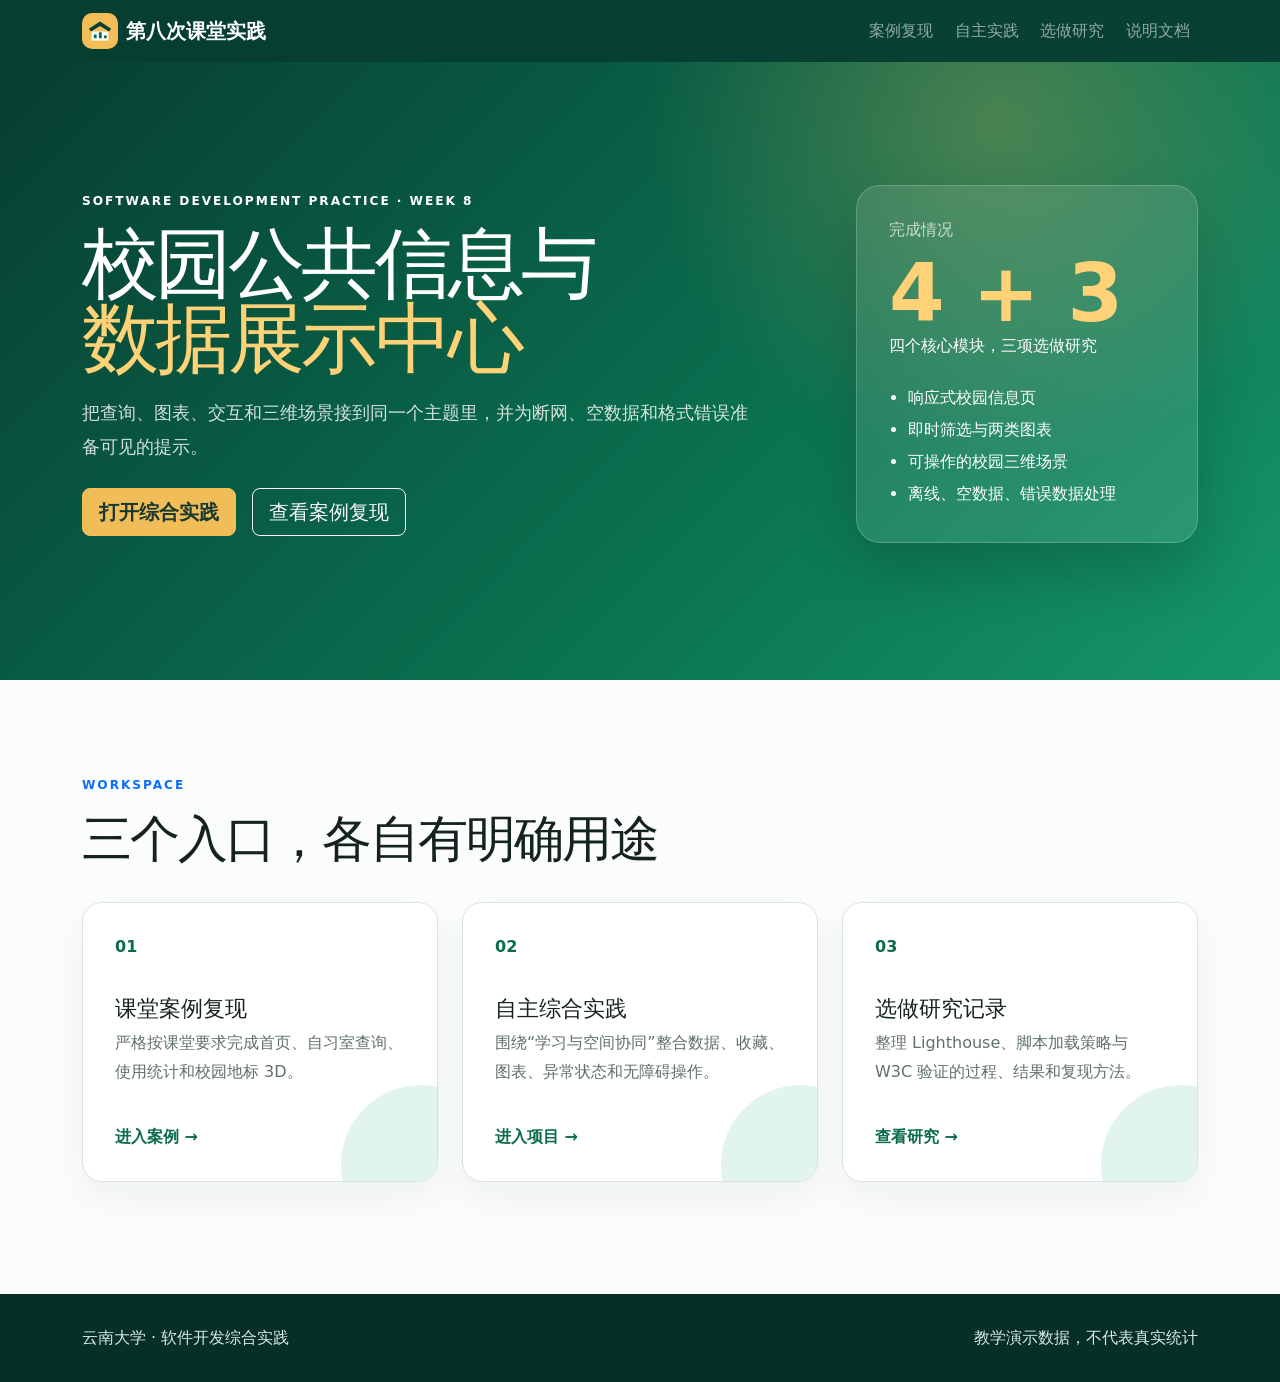
<file: index.html>
<!doctype html>
<html lang="zh-CN">
<head>
  <meta charset="utf-8">
  <meta name="viewport" content="width=device-width, initial-scale=1">
  <meta name="description" content="软件开发综合实践第八次作业入口">
  <title>第八次课堂实践 · 作业入口</title>
  <link rel="icon" href="assets-logo.svg" type="image/svg+xml">
  <link rel="stylesheet" href="libs/bootstrap-5.3.8.min.css">
  <link rel="stylesheet" href="style.css">
</head>
<body>
  <a class="skip-link" href="#main">跳到主要内容</a>
  <nav class="navbar navbar-expand-lg navbar-dark fixed-top" aria-label="主导航">
    <div class="container">
      <a class="navbar-brand d-flex align-items-center gap-2" href="index.html">
        <img src="assets-logo.svg" width="36" height="36" alt="云大校园中心图标">
        <span>第八次课堂实践</span>
      </a>
      <button class="navbar-toggler" type="button" data-bs-toggle="collapse" data-bs-target="#mainNav" aria-controls="mainNav" aria-expanded="false" aria-label="展开导航">
        <span class="navbar-toggler-icon"></span>
      </button>
      <div class="collapse navbar-collapse" id="mainNav">
        <ul class="navbar-nav ms-auto">
          <li class="nav-item"><a class="nav-link" href="case/index.html">案例复现</a></li>
          <li class="nav-item"><a class="nav-link" href="integration/index.html">自主实践</a></li>
          <li class="nav-item"><a class="nav-link" href="research/index.html">选做研究</a></li>
          <li class="nav-item"><a class="nav-link" href="README.md">说明文档</a></li>
        </ul>
      </div>
    </div>
  </nav>

  <main id="main">
    <section class="hero">
      <div class="container hero-grid">
        <div>
          <p class="eyebrow">SOFTWARE DEVELOPMENT PRACTICE · WEEK 8</p>
          <h1>校园公共信息与<br><span>数据展示中心</span></h1>
          <p class="lead">把查询、图表、交互和三维场景接到同一个主题里，并为断网、空数据和格式错误准备可见的提示。</p>
          <div class="d-flex flex-wrap gap-3 mt-4">
            <a class="btn btn-primary btn-lg" href="integration/index.html">打开综合实践</a>
            <a class="btn btn-outline-light btn-lg" href="case/index.html">查看案例复现</a>
          </div>
        </div>
        <div class="hero-card" role="group" aria-label="本次任务概览">
          <p class="card-kicker">完成情况</p>
          <strong>4 + 3</strong>
          <p>四个核心模块，三项选做研究</p>
          <ul>
            <li>响应式校园信息页</li>
            <li>即时筛选与两类图表</li>
            <li>可操作的校园三维场景</li>
            <li>离线、空数据、错误数据处理</li>
          </ul>
        </div>
      </div>
    </section>

    <section class="container section-space" aria-labelledby="work-title">
      <div class="section-heading">
        <p class="eyebrow text-primary">WORKSPACE</p>
        <h2 id="work-title">三个入口，各自有明确用途</h2>
      </div>
      <div class="row g-4">
        <div class="col-md-4">
          <article class="work-card h-100">
            <span class="number">01</span>
            <h3>课堂案例复现</h3>
            <p>严格按课堂要求完成首页、自习室查询、使用统计和校园地标 3D。</p>
            <a href="case/index.html">进入案例 <span aria-hidden="true">→</span></a>
          </article>
        </div>
        <div class="col-md-4">
          <article class="work-card h-100">
            <span class="number">02</span>
            <h3>自主综合实践</h3>
            <p>围绕“学习与空间协同”整合数据、收藏、图表、异常状态和无障碍操作。</p>
            <a href="integration/index.html">进入项目 <span aria-hidden="true">→</span></a>
          </article>
        </div>
        <div class="col-md-4">
          <article class="work-card h-100">
            <span class="number">03</span>
            <h3>选做研究记录</h3>
            <p>整理 Lighthouse、脚本加载策略与 W3C 验证的过程、结果和复现方法。</p>
            <a href="research/index.html">查看研究 <span aria-hidden="true">→</span></a>
          </article>
        </div>
      </div>
    </section>
  </main>

  <footer>
    <div class="container d-flex flex-wrap justify-content-between gap-2">
      <span>云南大学 · 软件开发综合实践</span>
      <span>教学演示数据，不代表真实统计</span>
    </div>
  </footer>
  <script src="libs/bootstrap-5.3.8.bundle.min.js"></script>
</body>
</html>
</file>
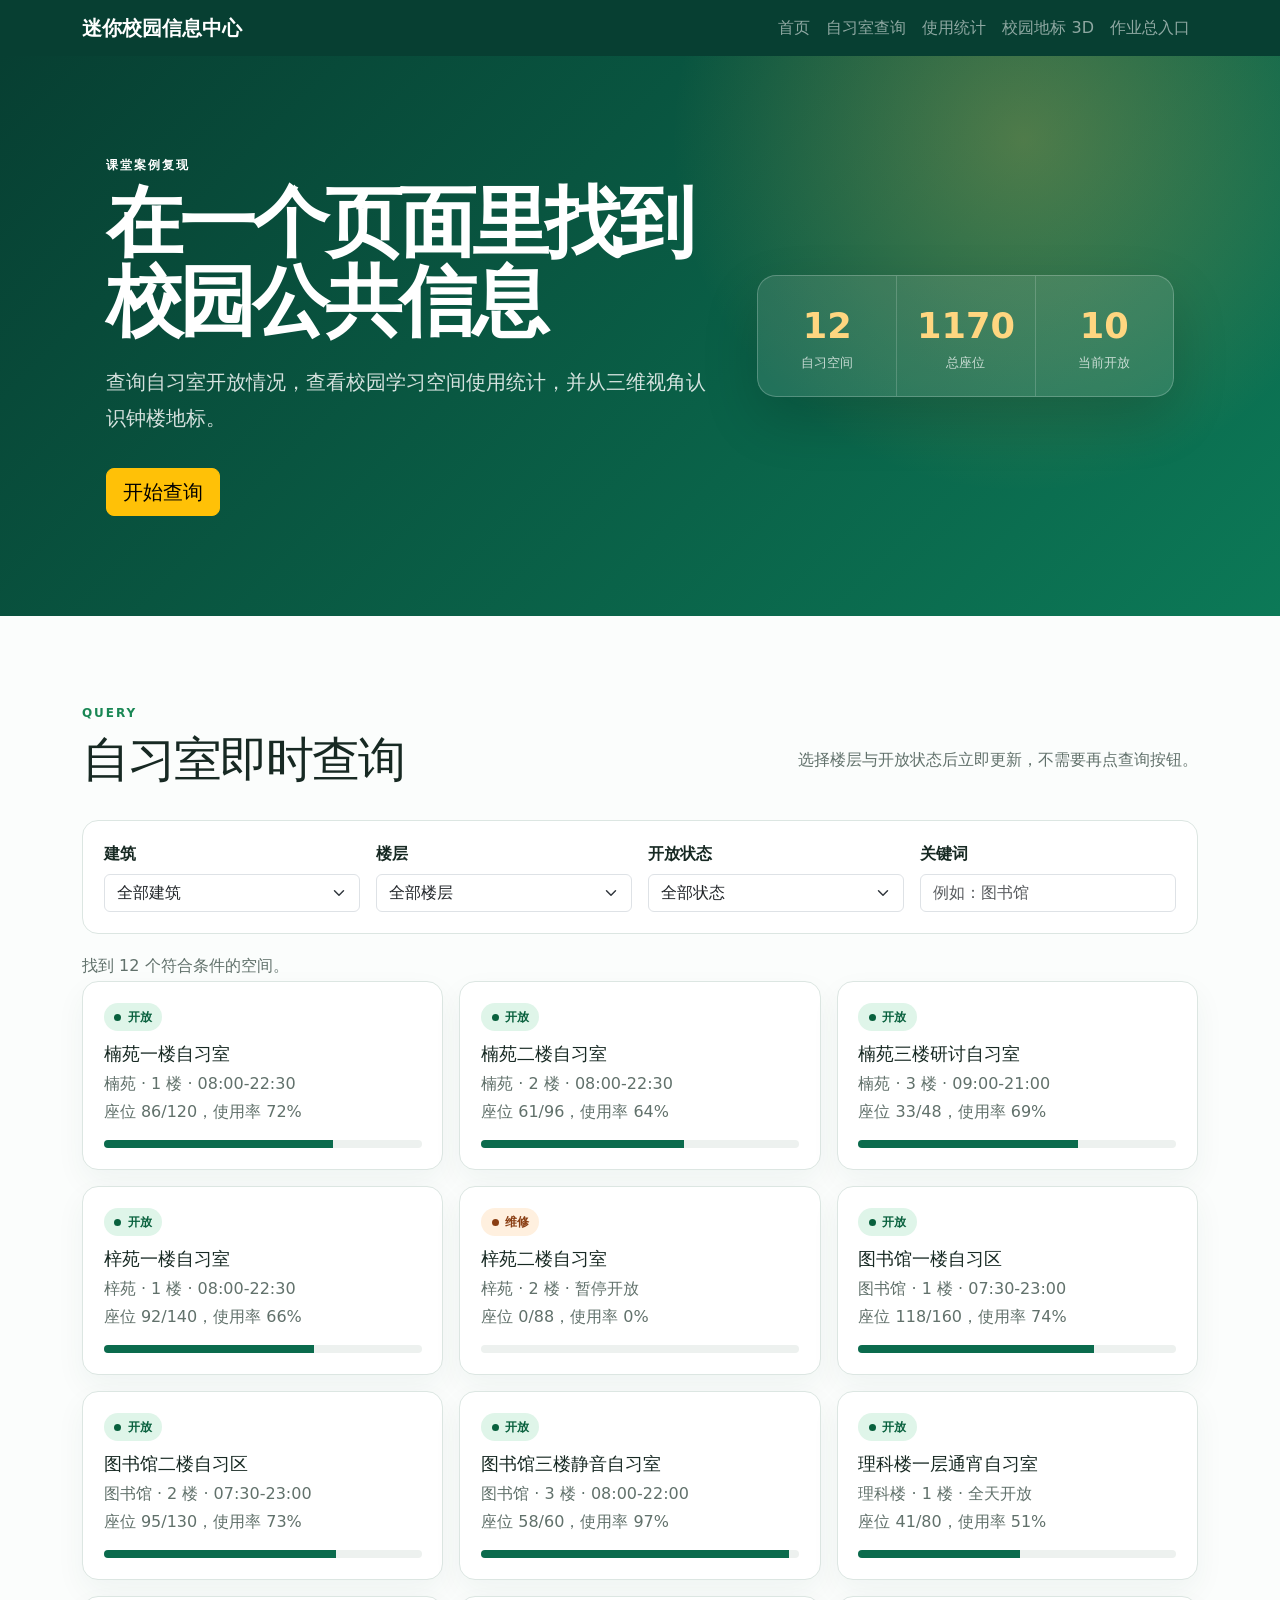
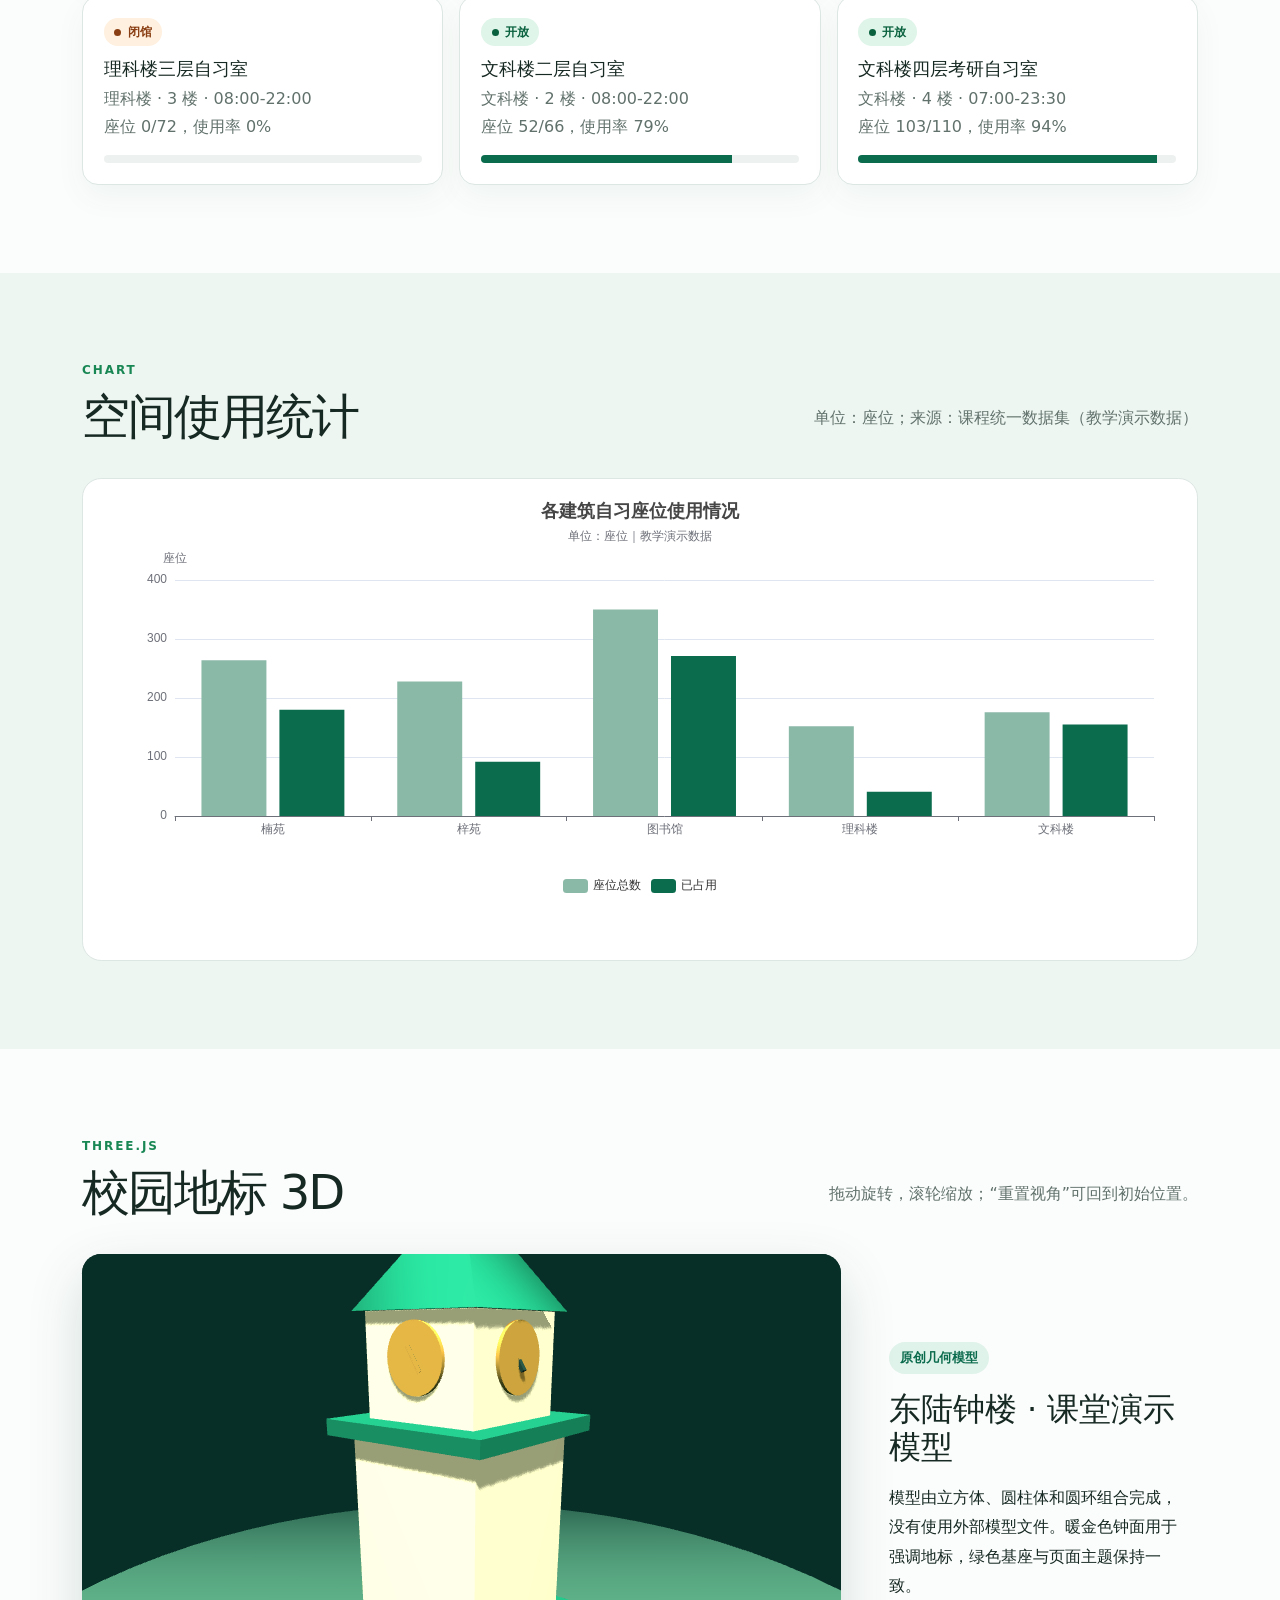
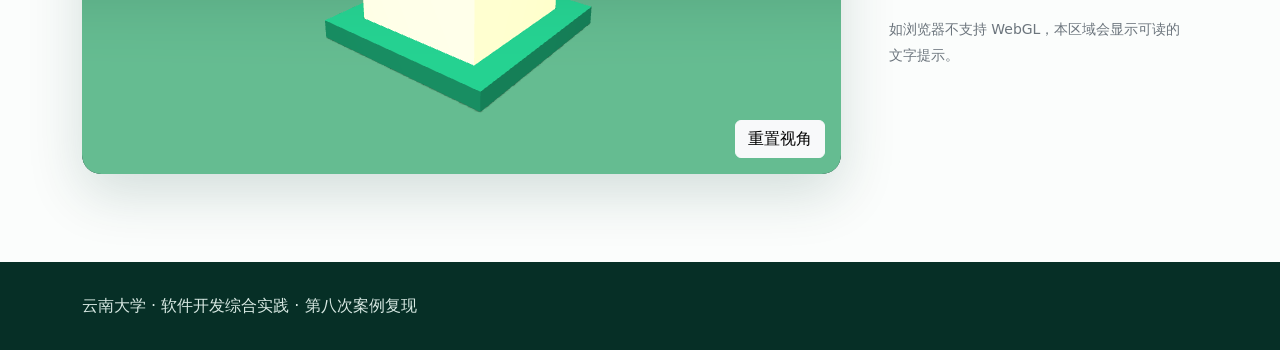
<file: case/index.html>
<!doctype html>
<html lang="zh-CN">
<head>
  <meta charset="utf-8">
  <meta name="viewport" content="width=device-width, initial-scale=1">
  <meta name="description" content="课堂案例复现：迷你版校园公共信息与数据展示中心">
  <title>迷你校园信息中心 · 案例复现</title>
  <link rel="icon" href="../assets-logo.svg" type="image/svg+xml">
  <link rel="stylesheet" href="../libs/bootstrap-5.3.8.min.css">
  <link rel="stylesheet" href="case.css">
</head>
<body>
  <a class="skip-link" href="#main">跳到主要内容</a>
  <nav class="navbar navbar-expand-lg navbar-dark sticky-top" aria-label="案例页面导航">
    <div class="container">
      <a class="navbar-brand" href="#home">迷你校园信息中心</a>
      <button class="navbar-toggler" type="button" data-bs-toggle="collapse" data-bs-target="#caseNav" aria-controls="caseNav" aria-expanded="false" aria-label="展开导航">
        <span class="navbar-toggler-icon"></span>
      </button>
      <div class="collapse navbar-collapse" id="caseNav">
        <ul class="navbar-nav ms-auto">
          <li class="nav-item"><a class="nav-link" href="#home">首页</a></li>
          <li class="nav-item"><a class="nav-link" href="#rooms">自习室查询</a></li>
          <li class="nav-item"><a class="nav-link" href="#stats">使用统计</a></li>
          <li class="nav-item"><a class="nav-link" href="#landmark">校园地标 3D</a></li>
          <li class="nav-item"><a class="nav-link" href="../index.html">作业总入口</a></li>
        </ul>
      </div>
    </div>
  </nav>

  <main id="main">
    <section id="home" class="case-hero">
      <div class="container py-5">
        <div class="row align-items-center g-5">
          <div class="col-lg-7">
            <p class="eyebrow">课堂案例复现</p>
            <h1>在一个页面里找到<br>校园公共信息</h1>
            <p class="lead">查询自习室开放情况，查看校园学习空间使用统计，并从三维视角认识钟楼地标。</p>
            <a class="btn btn-warning btn-lg" href="#rooms">开始查询</a>
          </div>
          <div class="col-lg-5">
            <div class="summary-panel">
              <div><strong id="roomCount">—</strong><span>自习空间</span></div>
              <div><strong id="seatCount">—</strong><span>总座位</span></div>
              <div><strong id="openCount">—</strong><span>当前开放</span></div>
            </div>
          </div>
        </div>
      </div>
    </section>

    <section id="rooms" class="section-space" aria-labelledby="roomsTitle">
      <div class="container">
        <div class="section-title">
          <div><p class="eyebrow text-success">QUERY</p><h2 id="roomsTitle">自习室即时查询</h2></div>
          <p>选择楼层与开放状态后立即更新，不需要再点查询按钮。</p>
        </div>
        <form class="filter-panel" aria-label="自习室筛选条件" onsubmit="return false">
          <div>
            <label class="form-label" for="buildingFilter">建筑</label>
            <select class="form-select" id="buildingFilter"><option value="all">全部建筑</option></select>
          </div>
          <div>
            <label class="form-label" for="floorFilter">楼层</label>
            <select class="form-select" id="floorFilter">
              <option value="all">全部楼层</option>
              <option value="1">1 楼</option><option value="2">2 楼</option>
              <option value="3">3 楼</option><option value="4">4 楼</option>
            </select>
          </div>
          <div>
            <label class="form-label" for="statusFilter">开放状态</label>
            <select class="form-select" id="statusFilter">
              <option value="all">全部状态</option><option value="开放">开放</option>
              <option value="维修">维修</option><option value="闭馆">闭馆</option>
            </select>
          </div>
          <div>
            <label class="form-label" for="keywordFilter">关键词</label>
            <input class="form-control" id="keywordFilter" type="search" placeholder="例如：图书馆" autocomplete="off">
          </div>
        </form>
        <div id="roomMessage" class="status-message" role="status" aria-live="polite">正在读取自习室数据……</div>
        <div id="roomList" class="row g-3" role="region" aria-label="筛选结果"></div>
      </div>
    </section>

    <section id="stats" class="section-space section-tint" aria-labelledby="statsTitle">
      <div class="container">
        <div class="section-title">
          <div><p class="eyebrow text-success">CHART</p><h2 id="statsTitle">空间使用统计</h2></div>
          <p>单位：座位；来源：课程统一数据集（教学演示数据）</p>
        </div>
        <div class="chart-shell">
          <div id="usageChart" class="chart" role="img" aria-label="各建筑自习座位总数与已占用座位数柱状图"></div>
          <p id="chartFallback" class="status-message" role="status"></p>
        </div>
      </div>
    </section>

    <section id="landmark" class="section-space" aria-labelledby="landmarkTitle">
      <div class="container">
        <div class="section-title">
          <div><p class="eyebrow text-success">THREE.JS</p><h2 id="landmarkTitle">校园地标 3D</h2></div>
          <p>拖动旋转，滚轮缩放；“重置视角”可回到初始位置。</p>
        </div>
        <div class="landmark-grid">
          <div class="scene-shell">
            <div id="threeScene" tabindex="0" role="img" aria-label="由几何体组成的校园钟楼三维模型"></div>
            <button id="resetView" class="btn btn-light scene-button" type="button">重置视角</button>
          </div>
          <aside class="landmark-copy">
            <span class="tag">原创几何模型</span>
            <h3>东陆钟楼 · 课堂演示模型</h3>
            <p>模型由立方体、圆柱体和圆环组合完成，没有使用外部模型文件。暖金色钟面用于强调地标，绿色基座与页面主题保持一致。</p>
            <p class="small text-secondary">如浏览器不支持 WebGL，本区域会显示可读的文字提示。</p>
          </aside>
        </div>
      </div>
    </section>
  </main>

  <footer><div class="container">云南大学 · 软件开发综合实践 · 第八次案例复现</div></footer>
  <script src="../libs/bootstrap-5.3.8.bundle.min.js"></script>
  <script src="../libs/echarts-5.6.0.min.js"></script>
  <script src="../libs/three-0.128.0.min.js"></script>
  <script src="../libs/OrbitControls-0.128.0.js"></script>
  <script src="case.js"></script>
</body>
</html>
</file>
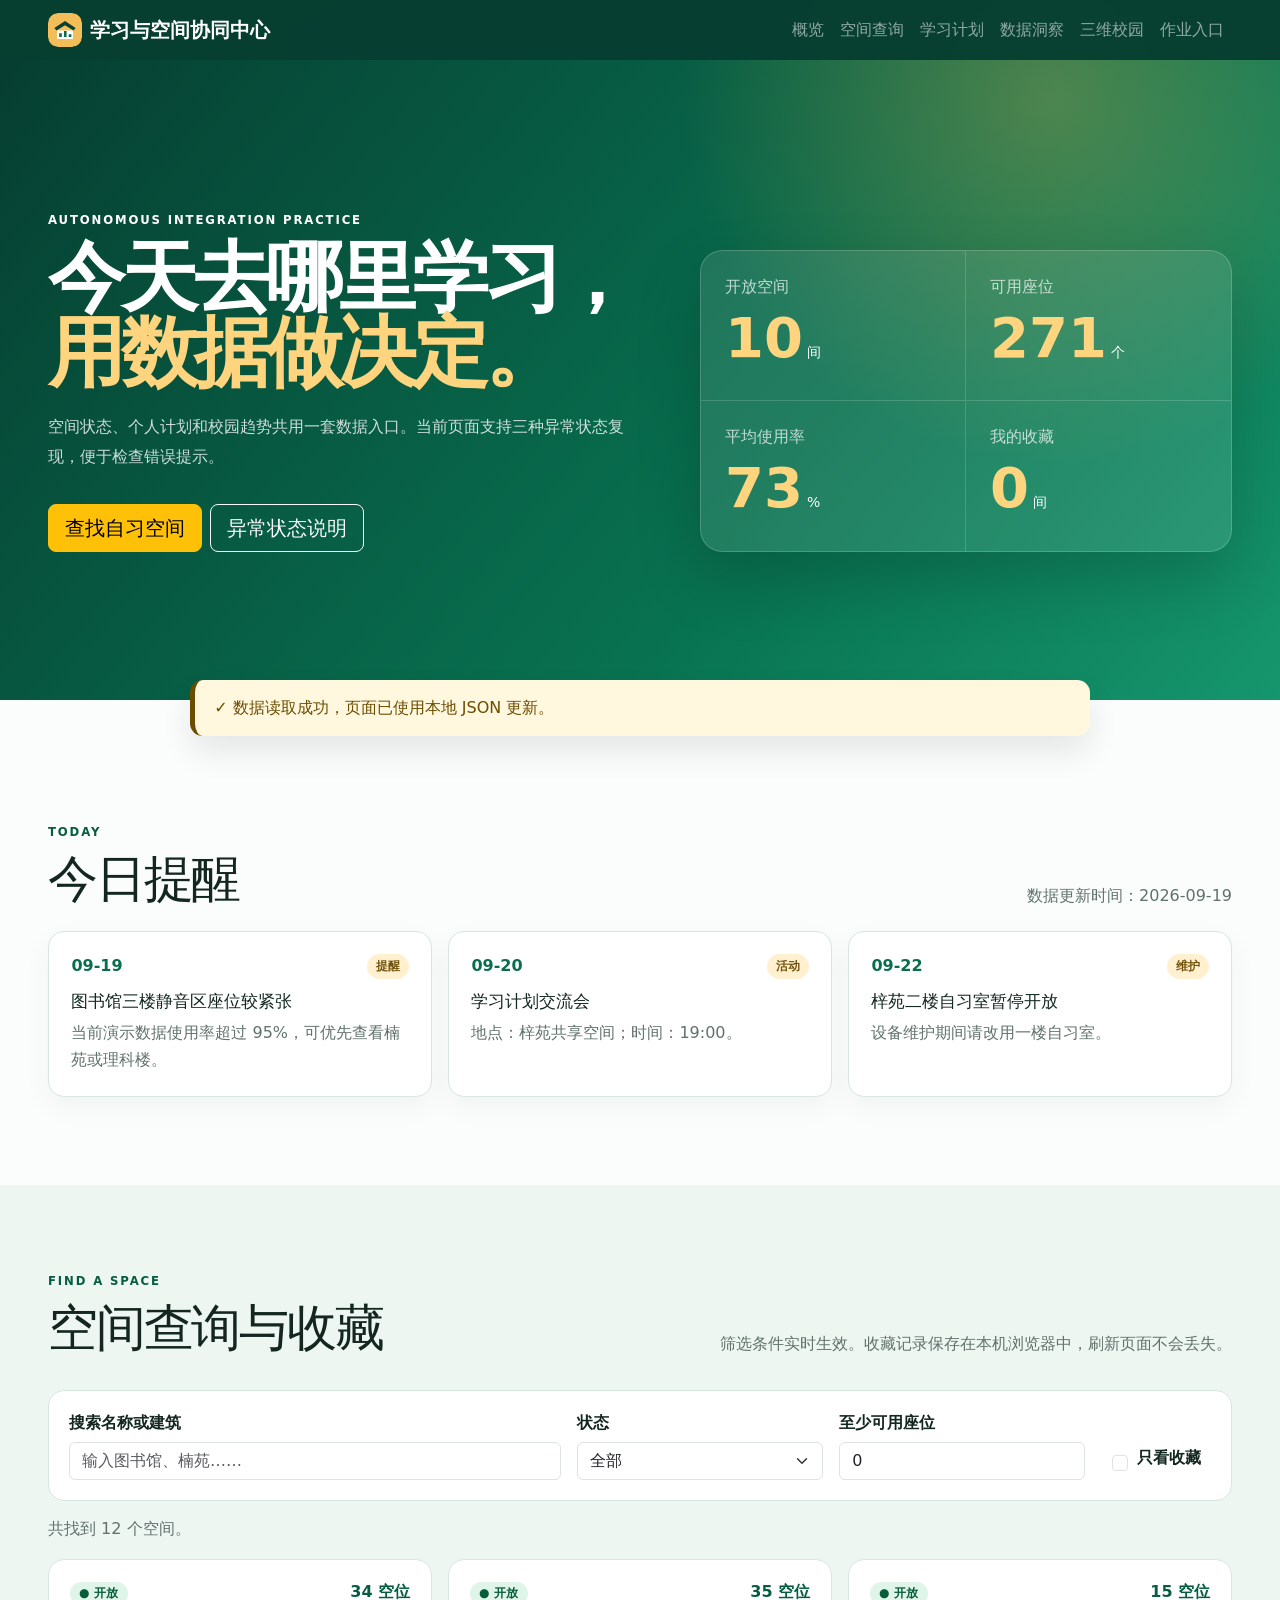
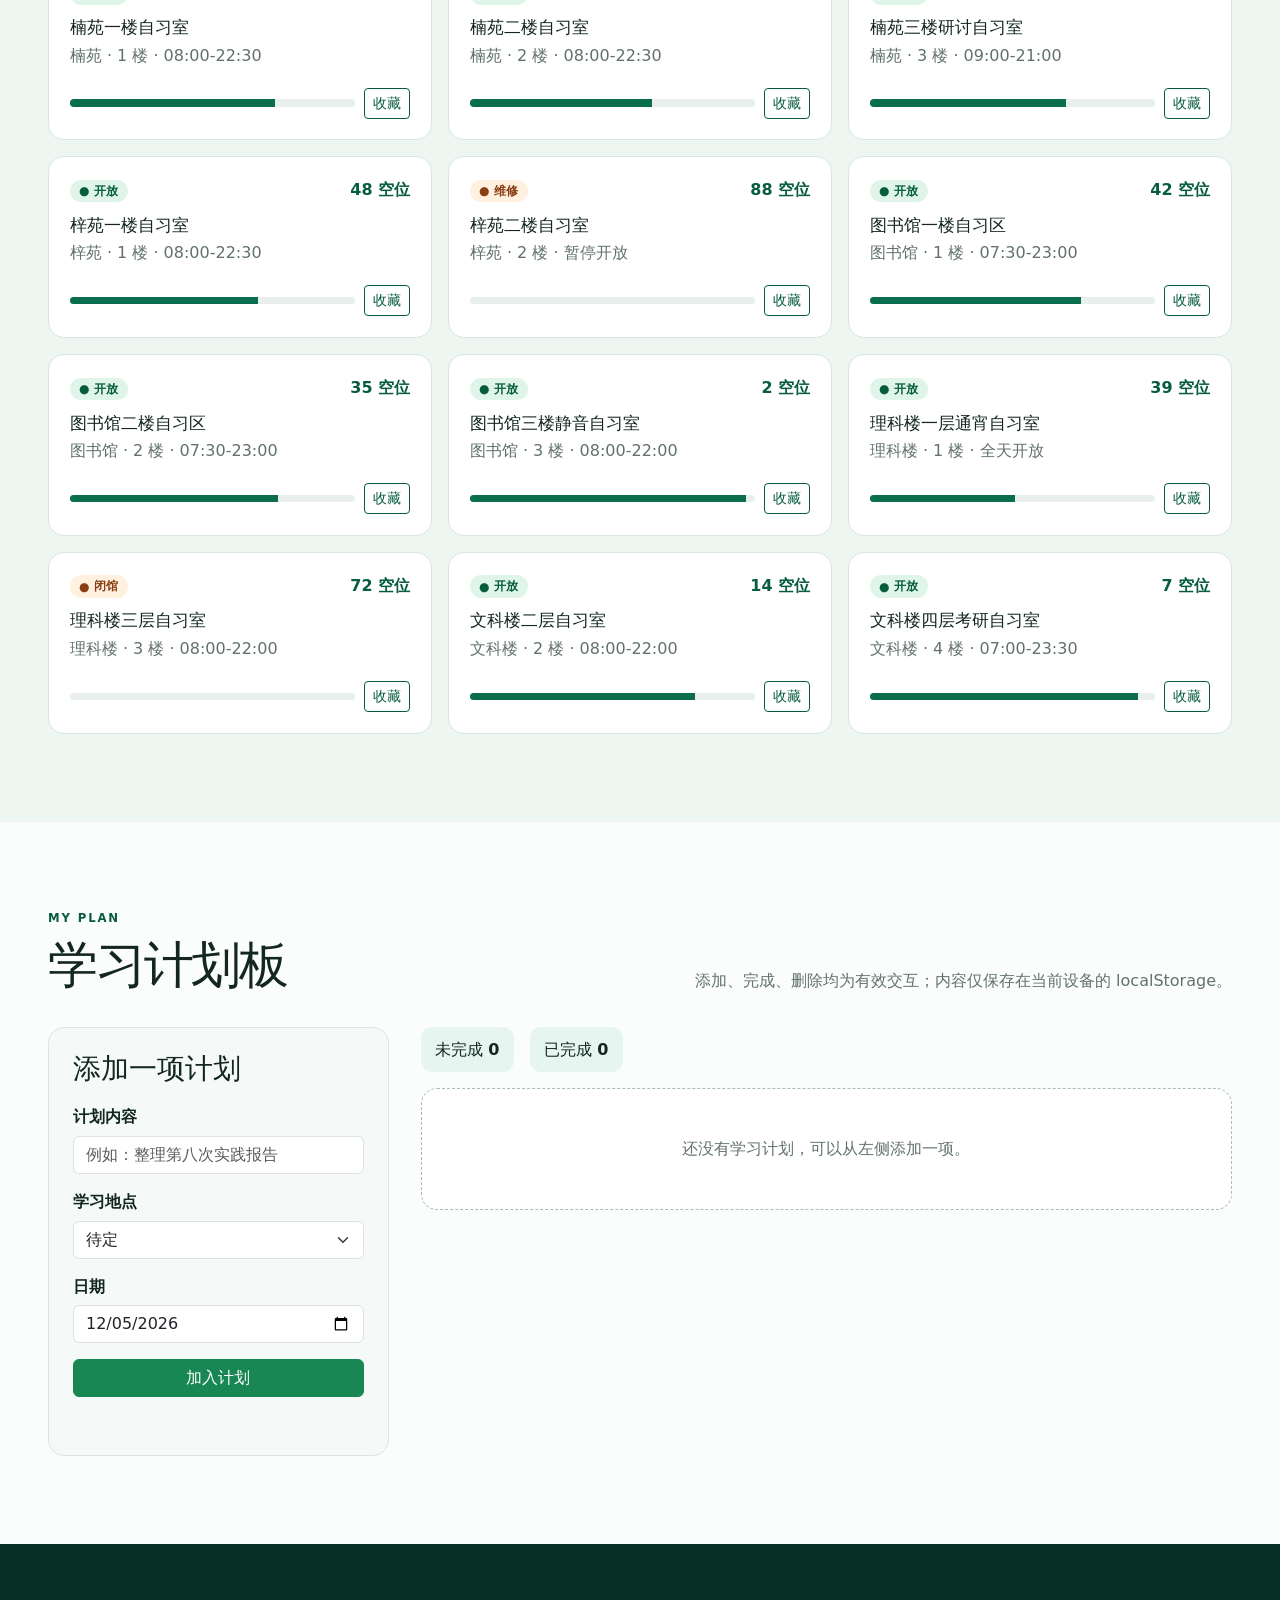
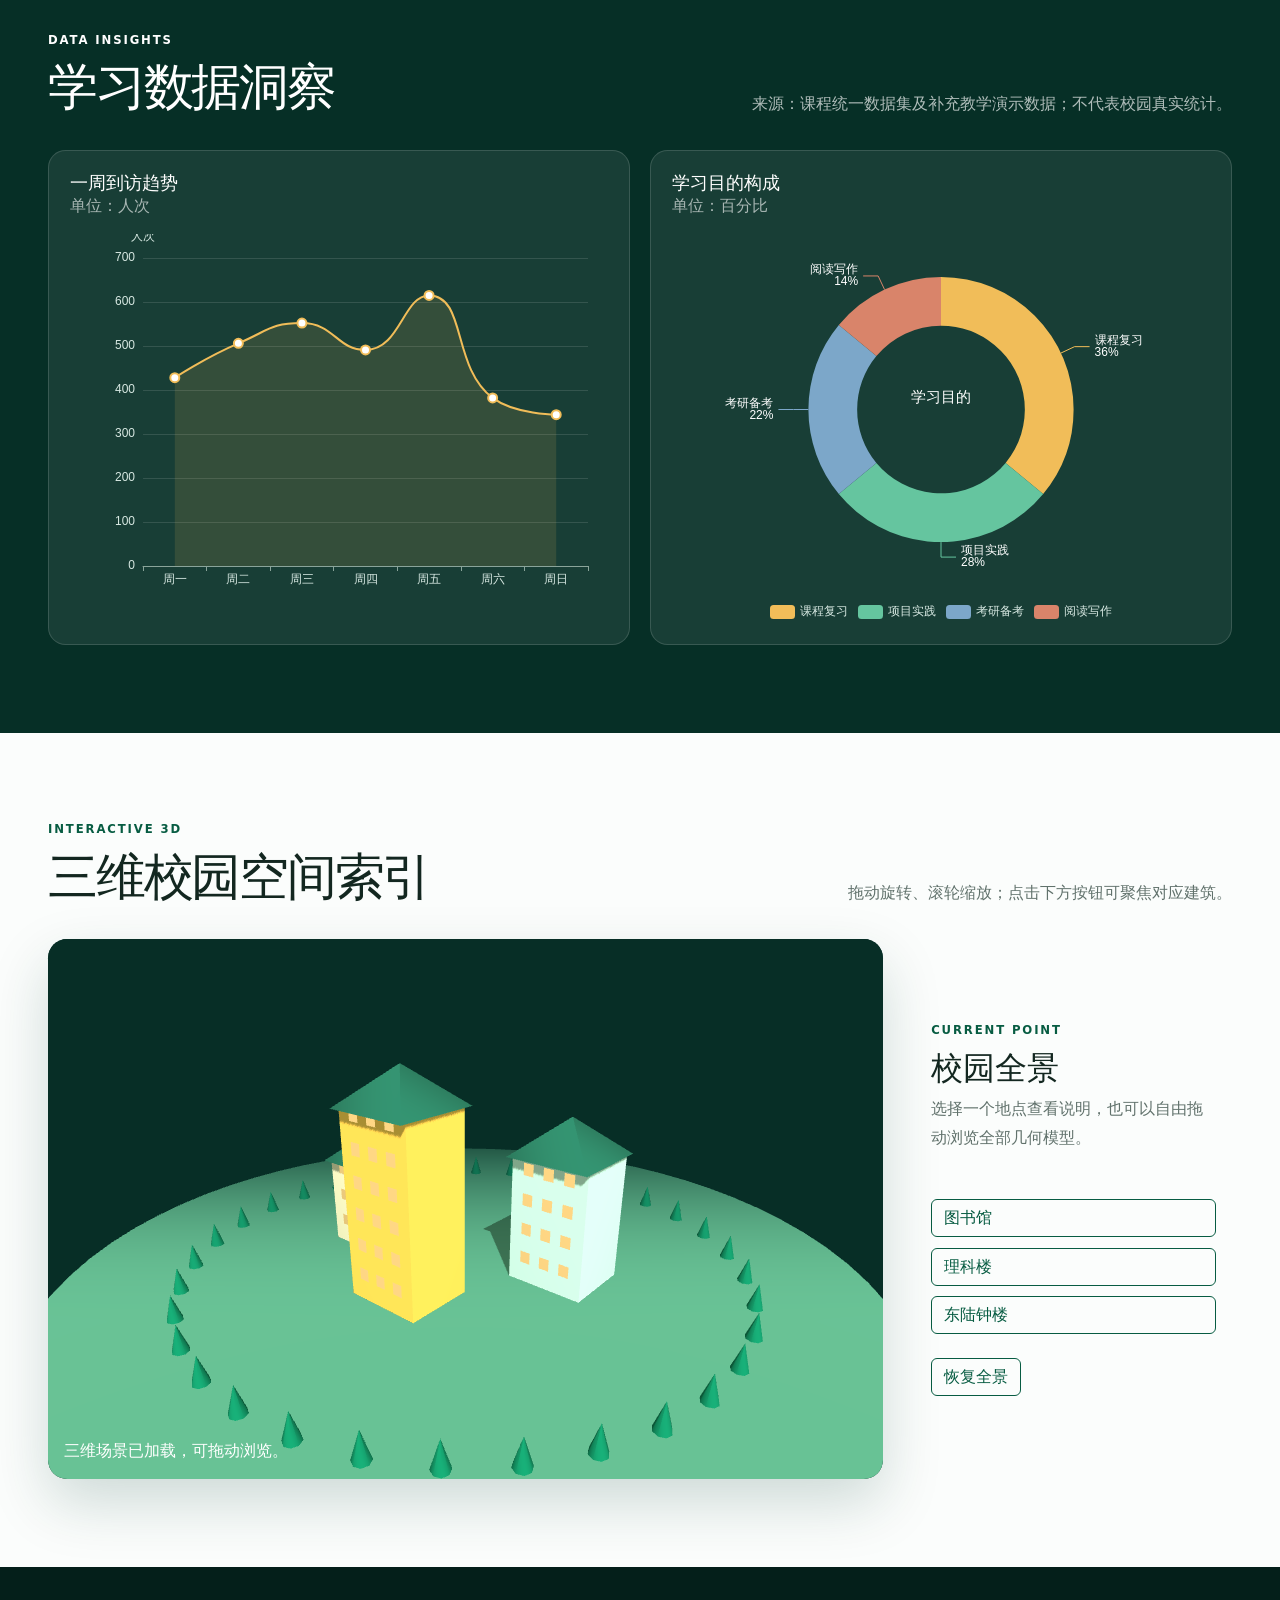
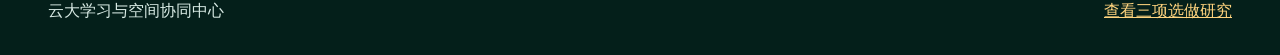
<file: integration/index.html>
<!doctype html>
<html lang="zh-CN">
<head>
  <meta charset="utf-8">
  <meta name="viewport" content="width=device-width, initial-scale=1">
  <meta name="description" content="自主综合实践：云大学习与空间协同中心">
  <title>云大学习与空间协同中心</title>
  <link rel="icon" href="../assets-logo.svg" type="image/svg+xml">
  <link rel="stylesheet" href="../libs/bootstrap-5.3.8.min.css">
  <link rel="stylesheet" href="integration.css">
</head>
<body>
  <a class="skip-link" href="#main">跳到主要内容</a>
  <nav class="navbar navbar-expand-xl navbar-dark fixed-top" aria-label="自主实践主导航">
    <div class="container-fluid px-lg-5">
      <a class="navbar-brand d-flex align-items-center gap-2" href="#overview">
        <img src="../assets-logo.svg" width="34" height="34" alt="云大校园中心图标">
        <span>学习与空间协同中心</span>
      </a>
      <button class="navbar-toggler" type="button" data-bs-toggle="collapse" data-bs-target="#integrationNav" aria-controls="integrationNav" aria-expanded="false" aria-label="展开导航">
        <span class="navbar-toggler-icon"></span>
      </button>
      <div class="collapse navbar-collapse" id="integrationNav">
        <ul class="navbar-nav ms-auto">
          <li class="nav-item"><a class="nav-link" href="#overview">概览</a></li>
          <li class="nav-item"><a class="nav-link" href="#spaces">空间查询</a></li>
          <li class="nav-item"><a class="nav-link" href="#plan">学习计划</a></li>
          <li class="nav-item"><a class="nav-link" href="#insights">数据洞察</a></li>
          <li class="nav-item"><a class="nav-link" href="#campus3d">三维校园</a></li>
          <li class="nav-item"><a class="nav-link" href="../index.html">作业入口</a></li>
        </ul>
      </div>
    </div>
  </nav>

  <main id="main">
    <section id="overview" class="dashboard-hero">
      <div class="container-fluid px-lg-5">
        <div class="hero-copy">
          <p class="eyebrow">AUTONOMOUS INTEGRATION PRACTICE</p>
          <h1>今天去哪里学习，<br><span>用数据做决定。</span></h1>
          <p>空间状态、个人计划和校园趋势共用一套数据入口。当前页面支持三种异常状态复现，便于检查错误提示。</p>
          <div class="d-flex flex-wrap gap-2">
            <a href="#spaces" class="btn btn-warning btn-lg">查找自习空间</a>
            <button id="showStateHelp" class="btn btn-outline-light btn-lg" type="button">异常状态说明</button>
          </div>
        </div>
        <div class="metric-grid" role="group" aria-label="校园空间数据概览">
          <div><span>开放空间</span><strong id="metricOpen">—</strong><small>间</small></div>
          <div><span>可用座位</span><strong id="metricAvailable">—</strong><small>个</small></div>
          <div><span>平均使用率</span><strong id="metricRate">—</strong><small>%</small></div>
          <div><span>我的收藏</span><strong id="metricSaved">0</strong><small>间</small></div>
        </div>
      </div>
    </section>

    <div id="globalAlert" class="container-fluid px-lg-5 alert-wrap" role="status" aria-live="polite"></div>

    <section class="content-section" aria-labelledby="noticeTitle">
      <div class="container-fluid px-lg-5">
        <div class="section-heading compact">
          <div><p class="eyebrow text-success">TODAY</p><h2 id="noticeTitle">今日提醒</h2></div>
          <p id="lastUpdated">数据更新时间：—</p>
        </div>
        <div id="noticeList" class="notice-grid"></div>
      </div>
    </section>

    <section id="spaces" class="content-section section-soft" aria-labelledby="spaceTitle">
      <div class="container-fluid px-lg-5">
        <div class="section-heading">
          <div><p class="eyebrow text-success">FIND A SPACE</p><h2 id="spaceTitle">空间查询与收藏</h2></div>
          <p>筛选条件实时生效。收藏记录保存在本机浏览器中，刷新页面不会丢失。</p>
        </div>
        <form class="query-bar" aria-label="空间筛选条件" onsubmit="return false">
          <div class="query-wide">
            <label for="spaceKeyword">搜索名称或建筑</label>
            <input id="spaceKeyword" class="form-control" type="search" placeholder="输入图书馆、楠苑……" autocomplete="off">
          </div>
          <div>
            <label for="spaceStatus">状态</label>
            <select id="spaceStatus" class="form-select"><option value="all">全部</option><option value="开放">开放</option><option value="维修">维修</option><option value="闭馆">闭馆</option></select>
          </div>
          <div>
            <label for="seatNeed">至少可用座位</label>
            <input id="seatNeed" class="form-control" type="number" min="0" max="200" value="0">
          </div>
          <div class="check-wrap">
            <input id="savedOnly" class="form-check-input" type="checkbox">
            <label class="form-check-label" for="savedOnly">只看收藏</label>
          </div>
        </form>
        <p id="spaceResult" class="result-message" role="status" aria-live="polite">正在加载空间数据……</p>
        <div id="spaceList" class="space-grid"></div>
      </div>
    </section>

    <section id="plan" class="content-section" aria-labelledby="planTitle">
      <div class="container-fluid px-lg-5">
        <div class="section-heading">
          <div><p class="eyebrow text-success">MY PLAN</p><h2 id="planTitle">学习计划板</h2></div>
          <p>添加、完成、删除均为有效交互；内容仅保存在当前设备的 localStorage。</p>
        </div>
        <div class="plan-layout">
          <form id="taskForm" class="task-form">
            <h3>添加一项计划</h3>
            <div><label for="taskName">计划内容</label><input id="taskName" class="form-control" required maxlength="40" placeholder="例如：整理第八次实践报告"></div>
            <div><label for="taskPlace">学习地点</label><select id="taskPlace" class="form-select"><option value="待定">待定</option></select></div>
            <div><label for="taskDate">日期</label><input id="taskDate" class="form-control" type="date" required></div>
            <button class="btn btn-success w-100" type="submit">加入计划</button>
            <p id="taskFormMessage" class="form-message" role="status" aria-live="polite"></p>
          </form>
          <div>
            <div class="task-summary"><span>未完成 <strong id="pendingCount">0</strong></span><span>已完成 <strong id="doneCount">0</strong></span></div>
            <ul id="taskList" class="task-list" aria-label="我的学习计划"></ul>
          </div>
        </div>
      </div>
    </section>

    <section id="insights" class="content-section section-dark" aria-labelledby="insightTitle">
      <div class="container-fluid px-lg-5">
        <div class="section-heading light">
          <div><p class="eyebrow">DATA INSIGHTS</p><h2 id="insightTitle">学习数据洞察</h2></div>
          <p>来源：课程统一数据集及补充教学演示数据；不代表校园真实统计。</p>
        </div>
        <div class="chart-grid">
          <article class="chart-card"><h3>一周到访趋势</h3><p>单位：人次</p><div id="flowChart" class="chart" role="img" aria-label="周一至周日学习空间到访人次折线图"></div></article>
          <article class="chart-card"><h3>学习目的构成</h3><p>单位：百分比</p><div id="typeChart" class="chart" role="img" aria-label="课程复习、项目实践、考研备考和阅读写作占比环形图"></div></article>
        </div>
      </div>
    </section>

    <section id="campus3d" class="content-section" aria-labelledby="campus3dTitle">
      <div class="container-fluid px-lg-5">
        <div class="section-heading">
          <div><p class="eyebrow text-success">INTERACTIVE 3D</p><h2 id="campus3dTitle">三维校园空间索引</h2></div>
          <p>拖动旋转、滚轮缩放；点击下方按钮可聚焦对应建筑。</p>
        </div>
        <div class="map-layout">
          <div class="map-shell">
            <div id="campusScene" tabindex="0" role="img" aria-label="图书馆、理科楼和钟楼组成的三维校园示意场景"></div>
            <p id="webglMessage" class="scene-message" role="status"></p>
          </div>
          <aside class="map-info">
            <p class="eyebrow text-success">CURRENT POINT</p>
            <h3 id="landmarkName">校园全景</h3>
            <p id="landmarkDescription">选择一个地点查看说明，也可以自由拖动浏览全部几何模型。</p>
            <div id="landmarkButtons" class="landmark-buttons" role="group" aria-label="三维地点选择"></div>
            <button id="resetCampusView" class="btn btn-outline-success" type="button">恢复全景</button>
          </aside>
        </div>
      </div>
    </section>
  </main>

  <footer><div class="container-fluid px-lg-5 d-flex flex-wrap justify-content-between gap-2"><span>云大学习与空间协同中心</span><a href="../research/index.html">查看三项选做研究</a></div></footer>

  <div class="modal fade" id="stateModal" role="dialog" tabindex="-1" aria-labelledby="stateModalTitle" aria-hidden="true">
    <div class="modal-dialog modal-dialog-centered"><div class="modal-content"><div class="modal-header"><h2 class="modal-title fs-5" id="stateModalTitle">异常状态复现</h2><button type="button" class="btn-close" data-bs-dismiss="modal" aria-label="关闭"></button></div><div class="modal-body"><ul><li><code>?state=empty</code>：空数据</li><li><code>?state=malformed</code>：字段格式错误</li><li><code>?state=offline</code>：请求失败/离线模拟</li></ul><p class="mb-0">恢复正常时删除地址中的查询参数并刷新。</p></div></div></div>
  </div>

  <script src="../libs/bootstrap-5.3.8.bundle.min.js"></script>
  <script src="../libs/jquery-3.7.1.min.js"></script>
  <script src="../libs/echarts-5.6.0.min.js"></script>
  <script src="../libs/three-0.128.0.min.js"></script>
  <script src="../libs/OrbitControls-0.128.0.js"></script>
  <script src="integration.js"></script>
</body>
</html>
</file>
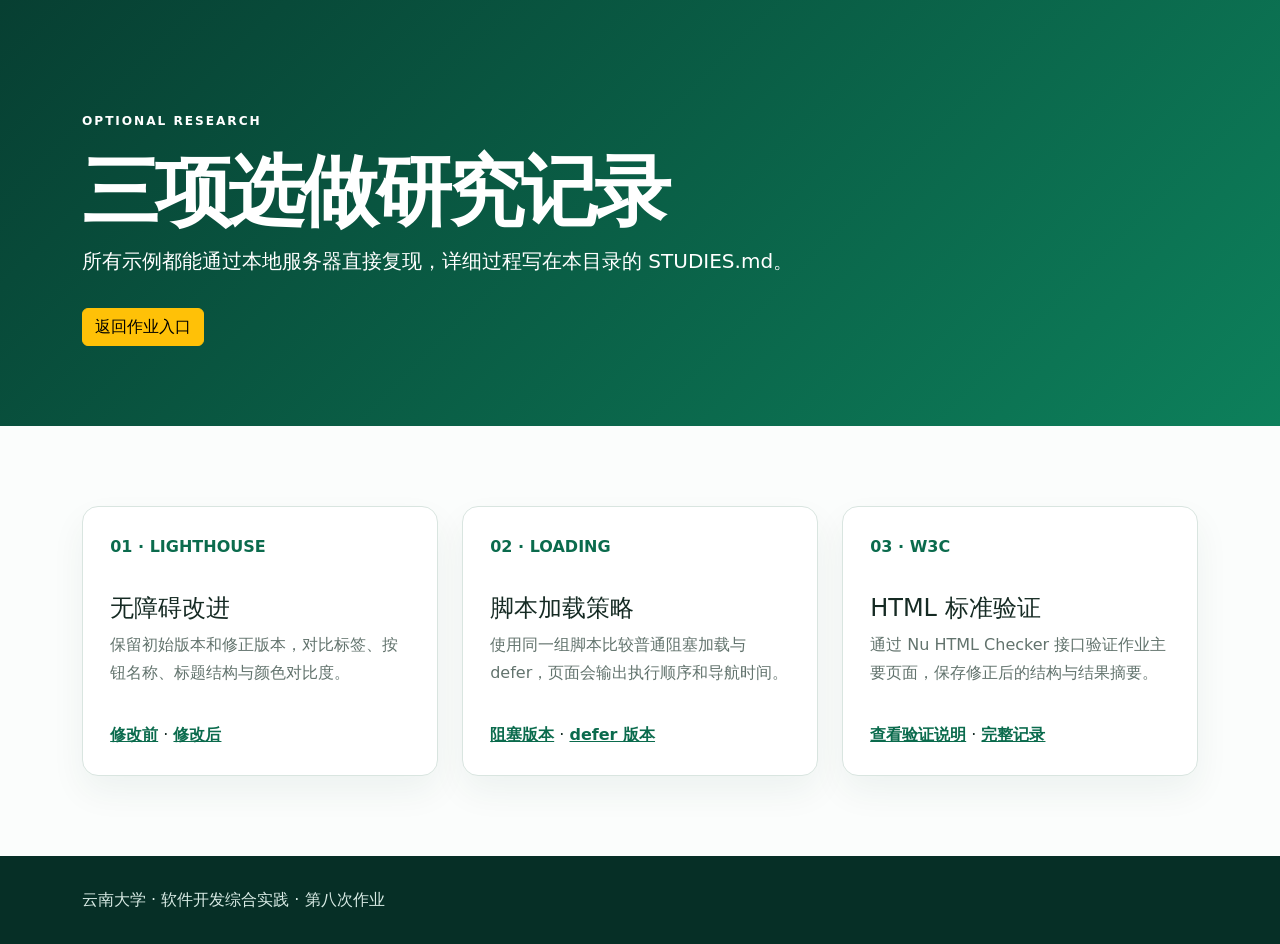
<file: research/index.html>
<!doctype html>
<html lang="zh-CN">
<head>
  <meta charset="utf-8">
  <meta name="viewport" content="width=device-width, initial-scale=1">
  <meta name="description" content="第八次课堂实践三项选做研究入口">
  <title>选做研究 · 第八次课堂实践</title>
  <link rel="icon" href="../assets-logo.svg" type="image/svg+xml">
  <link rel="stylesheet" href="../libs/bootstrap-5.3.8.min.css">
  <style>
    :root{--green:#0b6b4d;--dark:#073f32;--paper:#fbfdfc;--line:#d9e5e0}*{box-sizing:border-box}body{margin:0;color:#152a23;background:var(--paper);font-family:"Microsoft YaHei",system-ui,sans-serif}header{padding:7rem 0 5rem;color:#fff;background:linear-gradient(135deg,var(--dark),#0d805b)}h1{font-size:clamp(2.6rem,6vw,5rem);font-weight:900;letter-spacing:-.05em}.eyebrow{font-size:.76rem;font-weight:900;letter-spacing:.16em}.research{padding:5rem 0}.research-card{height:100%;padding:1.7rem;border:1px solid var(--line);border-radius:1rem;background:#fff;box-shadow:0 16px 35px rgba(7,63,50,.06)}.number{display:block;margin-bottom:2.2rem;color:var(--green);font-weight:900}.research-card p{min-height:4.8rem;color:#62736d;line-height:1.75}.research-card a{color:var(--green);font-weight:800}footer{padding:2rem 0;color:#d9ebe5;background:#062f26}footer a{color:#ffd47e}
  </style>
</head>
<body>
  <header><div class="container"><p class="eyebrow">OPTIONAL RESEARCH</p><h1>三项选做研究记录</h1><p class="lead">所有示例都能通过本地服务器直接复现，详细过程写在本目录的 STUDIES.md。</p><a class="btn btn-warning mt-3" href="../index.html">返回作业入口</a></div></header>
  <main class="research"><div class="container"><div class="row g-4">
    <div class="col-md-4"><article class="research-card"><span class="number">01 · LIGHTHOUSE</span><h2 class="h4">无障碍改进</h2><p>保留初始版本和修正版本，对比标签、按钮名称、标题结构与颜色对比度。</p><a href="accessibility/before.html">修改前</a> · <a href="accessibility/after.html">修改后</a></article></div>
    <div class="col-md-4"><article class="research-card"><span class="number">02 · LOADING</span><h2 class="h4">脚本加载策略</h2><p>使用同一组脚本比较普通阻塞加载与 defer，页面会输出执行顺序和导航时间。</p><a href="loading/before.html">阻塞版本</a> · <a href="loading/after.html">defer 版本</a></article></div>
    <div class="col-md-4"><article class="research-card"><span class="number">03 · W3C</span><h2 class="h4">HTML 标准验证</h2><p>通过 Nu HTML Checker 接口验证作业主要页面，保存修正后的结构与结果摘要。</p><a href="validation/README.md">查看验证说明</a> · <a href="STUDIES.md">完整记录</a></article></div>
  </div></div></main>
  <footer><div class="container">云南大学 · 软件开发综合实践 · 第八次作业</div></footer>
</body>
</html>
</file>
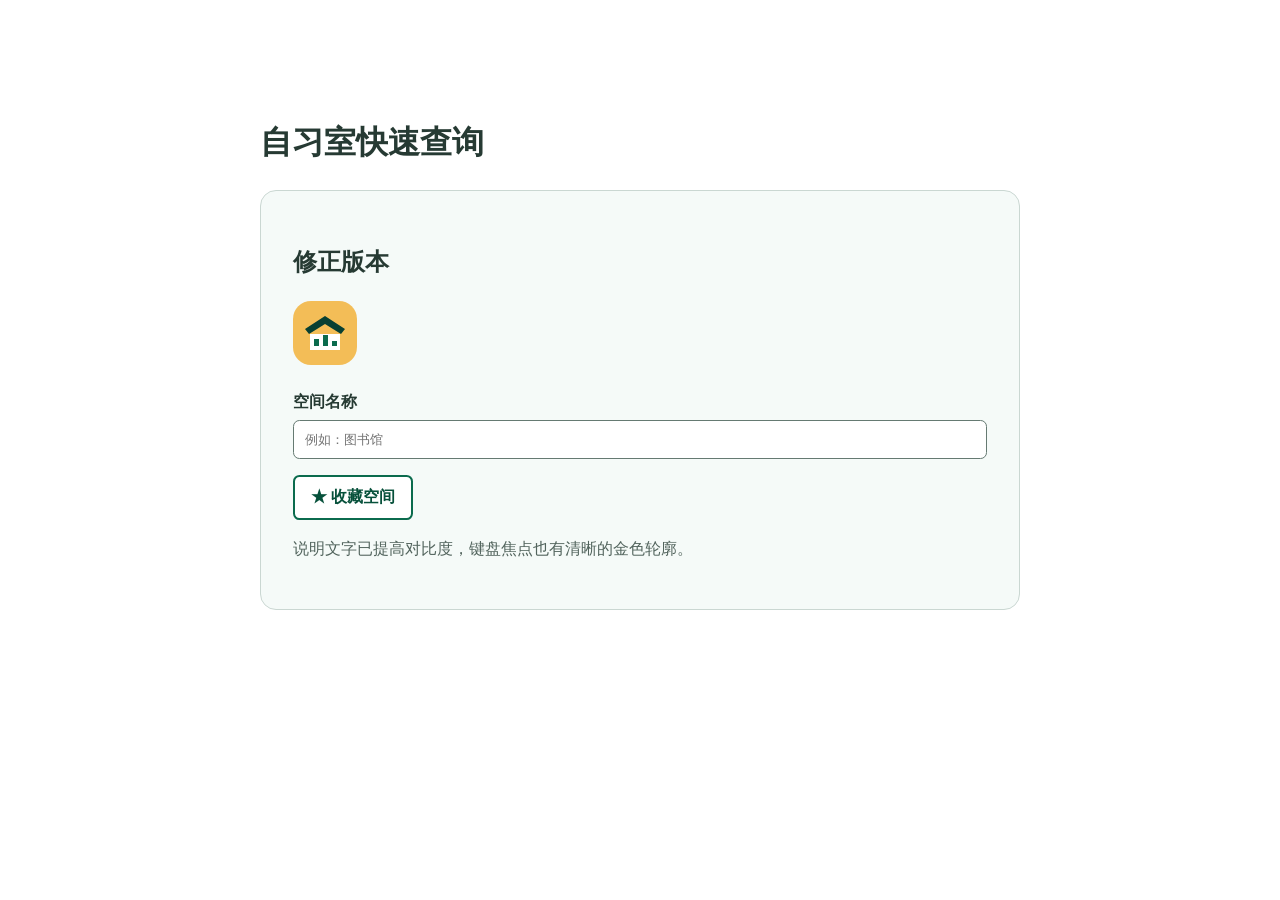
<file: research/accessibility/after.html>
<!doctype html>
<html lang="zh-CN">
<head>
  <meta charset="utf-8">
  <meta name="viewport" content="width=device-width, initial-scale=1">
  <meta name="description" content="完成四项无障碍修正后的测试页">
  <title>无障碍审计修改后测试页</title>
  <link rel="icon" href="../../assets-logo.svg" type="image/svg+xml">
  <style>
    body{margin:0;background:#fff;color:#263a33;font:16px/1.6 Arial,"Microsoft YaHei",sans-serif}.skip{position:absolute;top:-5rem;left:1rem;background:#fff;color:#111;padding:.8rem}.skip:focus{top:1rem}.wrap{max-width:760px;margin:4rem auto;padding:2rem}.card{padding:2rem;border:1px solid #cad7d2;border-radius:1rem;background:#f5faf8}.field{display:block;margin:1rem 0 .35rem;font-weight:700}input{display:block;width:100%;box-sizing:border-box;padding:.7rem;border:1px solid #657a72;border-radius:.4rem}.icon{margin-top:1rem;border:2px solid #0b6b4d;border-radius:.4rem;background:#fff;color:#07513b;font-size:1rem;padding:.6rem 1rem;font-weight:700}.icon:focus-visible,input:focus-visible{outline:3px solid #f1b94f;outline-offset:3px}.small{color:#52645d}
  </style>
</head>
<body>
  <a class="skip" href="#main">跳到主要内容</a>
  <main id="main" class="wrap">
    <h1>自习室快速查询</h1>
    <section class="card" aria-labelledby="auditTitle">
      <h2 id="auditTitle">修正版本</h2>
      <img src="../../assets-logo.svg" width="64" height="64" alt="云大校园信息中心图标">
      <label class="field" for="keyword">空间名称</label>
      <input id="keyword" type="search" placeholder="例如：图书馆">
      <button class="icon" type="button" aria-pressed="false"><span aria-hidden="true">★</span> 收藏空间</button>
      <p class="small">说明文字已提高对比度，键盘焦点也有清晰的金色轮廓。</p>
    </section>
  </main>
</body>
</html>
</file>
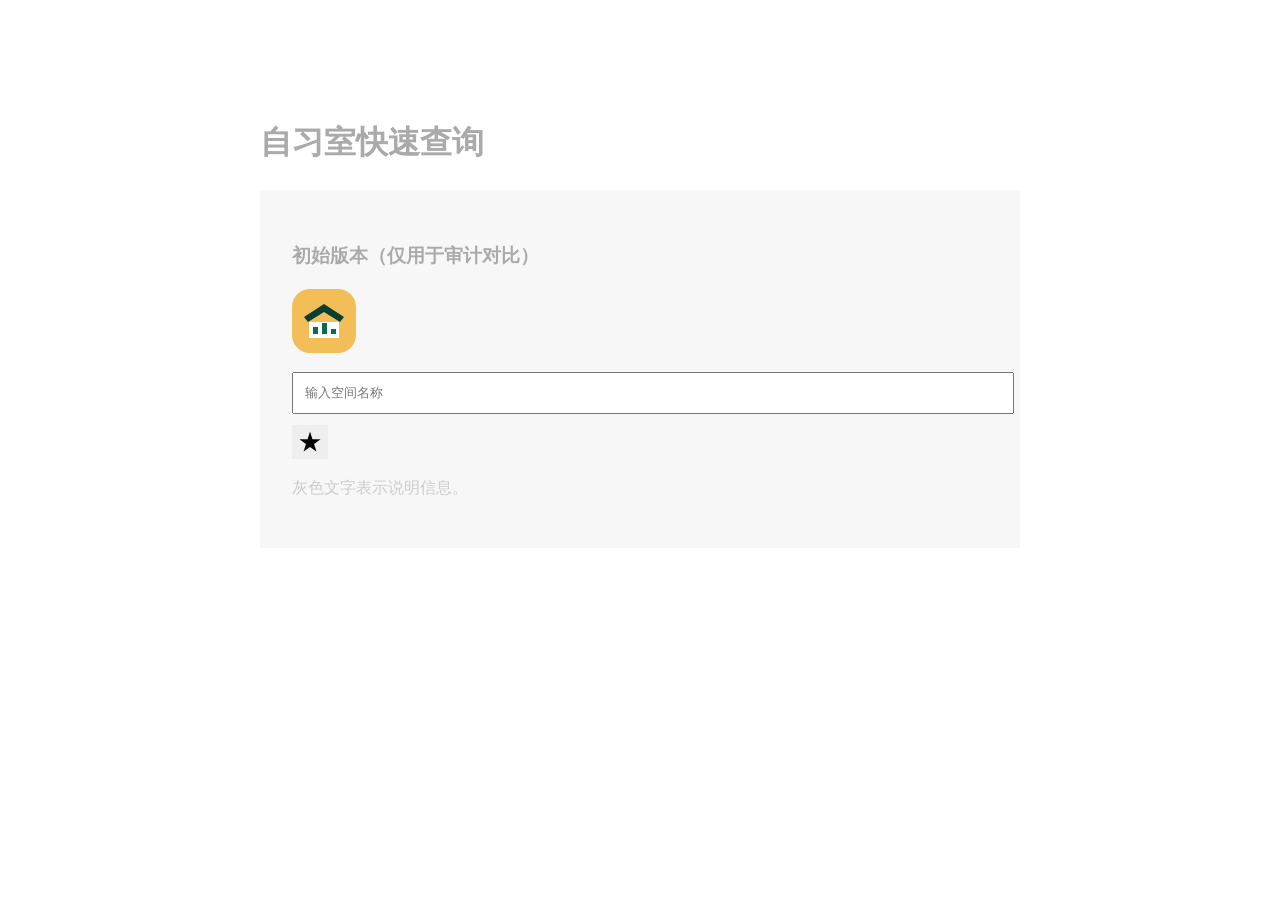
<file: research/accessibility/before.html>
<!doctype html>
<html lang="zh-CN">
<head>
  <meta charset="utf-8">
  <meta name="viewport" content="width=device-width, initial-scale=1">
  <title>无障碍审计修改前测试页</title>
  <link rel="icon" href="../../assets-logo.svg" type="image/svg+xml">
  <style>
    body{margin:0;background:#fff;color:#aaa;font:16px/1.6 Arial,sans-serif}.wrap{max-width:760px;margin:4rem auto;padding:2rem}.card{padding:2rem;background:#f7f7f7}.icon{border:0;background:#eee;font-size:1.5rem}input{display:block;width:100%;padding:.7rem;margin:.7rem 0}.small{color:#ccc}
  </style>
</head>
<body>
  <main class="wrap">
    <h1>自习室快速查询</h1>
    <div class="card">
      <h3>初始版本（仅用于审计对比）</h3>
      <img src="../../assets-logo.svg" width="64" height="64">
      <input id="keyword" placeholder="输入空间名称">
      <button class="icon">★</button>
      <p class="small">灰色文字表示说明信息。</p>
    </div>
  </main>
</body>
</html>
</file>
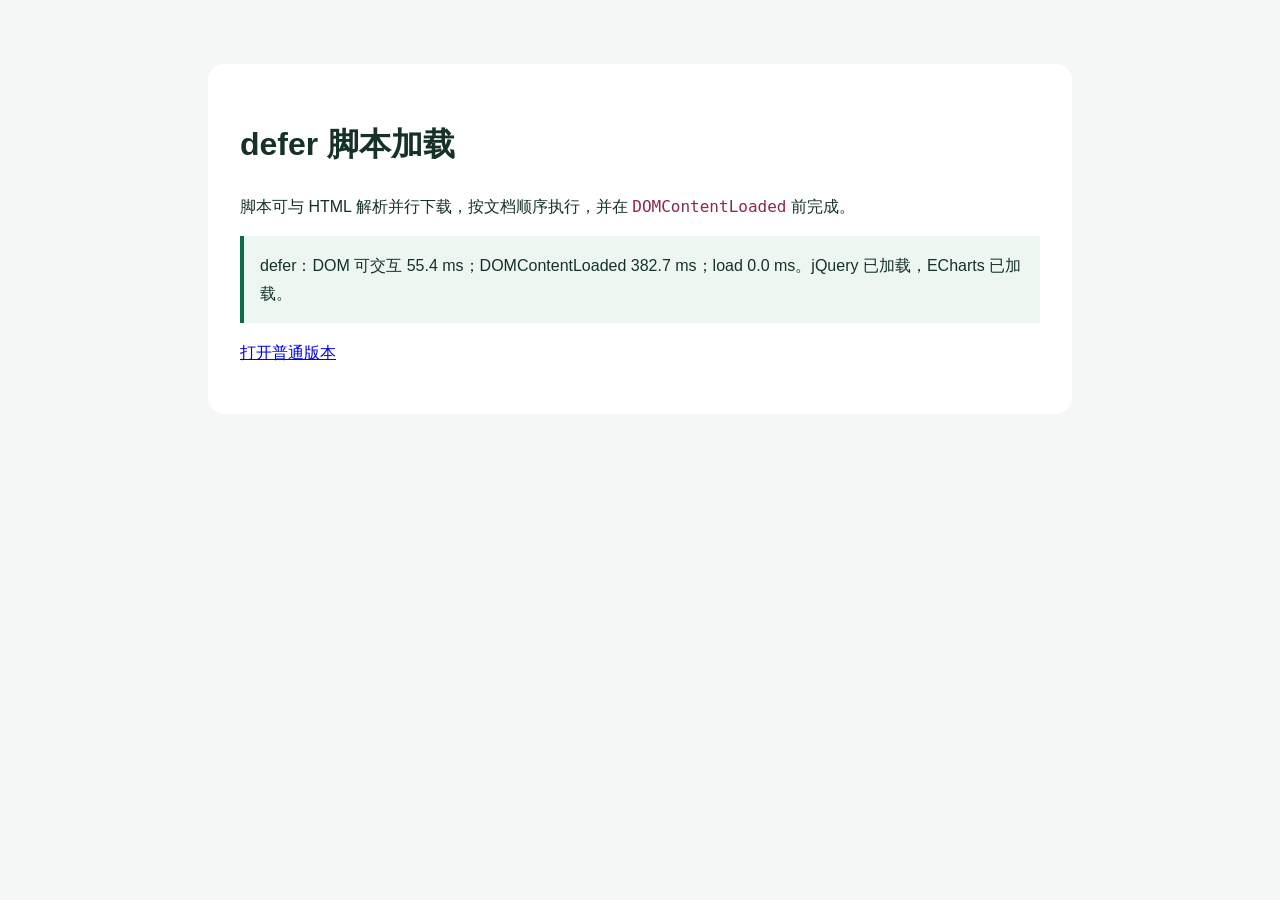
<file: research/loading/after.html>
<!doctype html>
<html lang="zh-CN">
<head>
  <meta charset="utf-8">
  <meta name="viewport" content="width=device-width, initial-scale=1">
  <meta name="description" content="defer 脚本加载测试页">
  <title>脚本加载对比 · defer 版本</title>
  <link rel="icon" href="../../assets-logo.svg" type="image/svg+xml">
  <script defer src="../../libs/jquery-3.7.1.min.js"></script>
  <script defer src="../../libs/echarts-5.6.0.min.js"></script>
  <script defer src="probe.js"></script>
  <style>body{font:16px/1.7 "Microsoft YaHei",sans-serif;margin:0;background:#f3f7f5;color:#163129}main{max-width:800px;margin:4rem auto;padding:2rem;border-radius:1rem;background:#fff}code{color:#8c2850}.log{padding:1rem;background:#eef6f2;border-left:4px solid #0b6b4d}</style>
</head>
<body data-strategy="defer">
  <main><h1>defer 脚本加载</h1><p>脚本可与 HTML 解析并行下载，按文档顺序执行，并在 <code>DOMContentLoaded</code> 前完成。</p><div id="timing" class="log" role="status">等待 load 事件……</div><p><a href="before.html">打开普通版本</a></p></main>
</body>
</html>
</file>
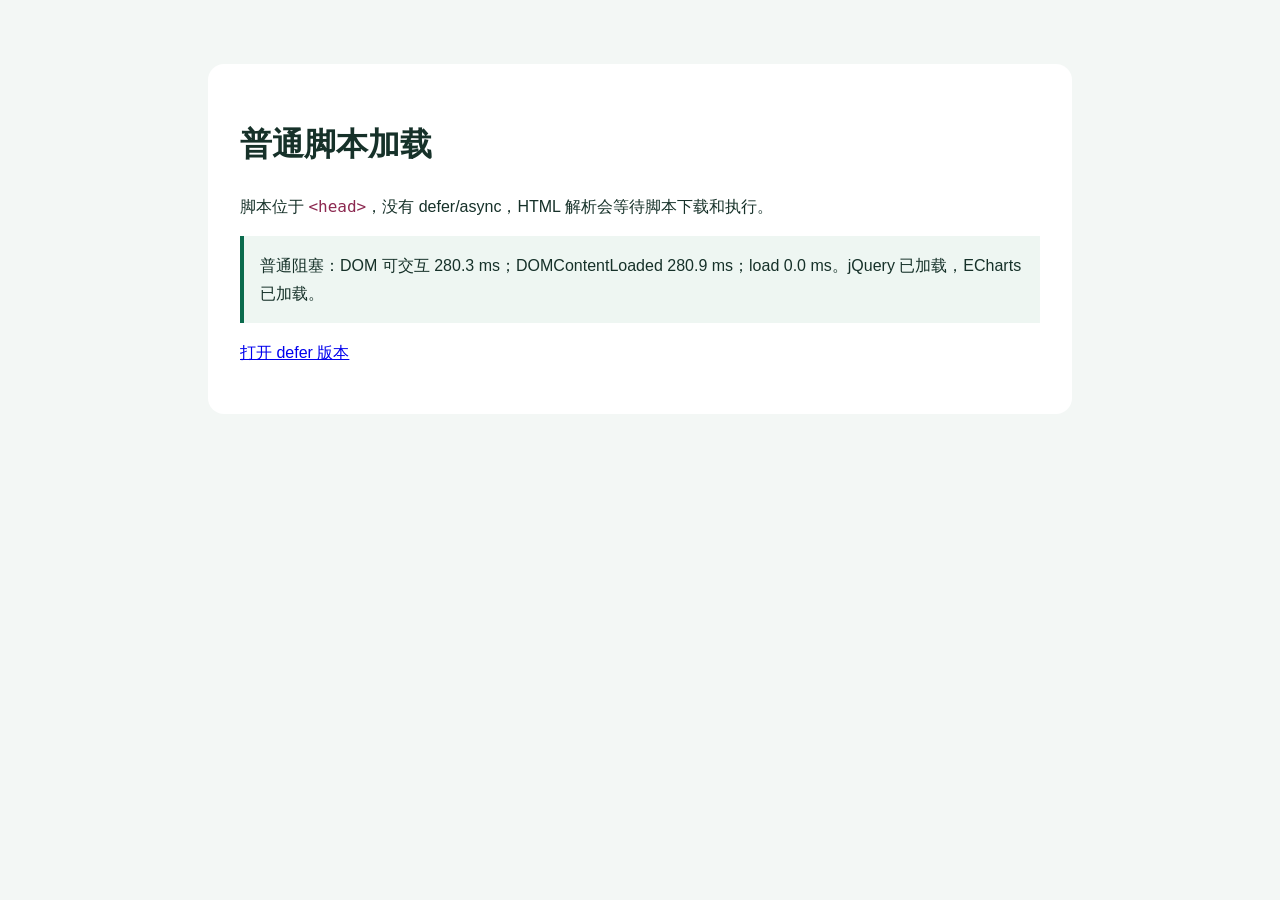
<file: research/loading/before.html>
<!doctype html>
<html lang="zh-CN">
<head>
  <meta charset="utf-8">
  <meta name="viewport" content="width=device-width, initial-scale=1">
  <meta name="description" content="普通脚本阻塞加载测试页">
  <title>脚本加载对比 · 普通阻塞版本</title>
  <link rel="icon" href="../../assets-logo.svg" type="image/svg+xml">
  <script src="../../libs/jquery-3.7.1.min.js"></script>
  <script src="../../libs/echarts-5.6.0.min.js"></script>
  <script src="probe.js"></script>
  <style>body{font:16px/1.7 "Microsoft YaHei",sans-serif;margin:0;background:#f3f7f5;color:#163129}main{max-width:800px;margin:4rem auto;padding:2rem;border-radius:1rem;background:#fff}code{color:#8c2850}.log{padding:1rem;background:#eef6f2;border-left:4px solid #0b6b4d}</style>
</head>
<body data-strategy="普通阻塞">
  <main><h1>普通脚本加载</h1><p>脚本位于 <code>&lt;head&gt;</code>，没有 defer/async，HTML 解析会等待脚本下载和执行。</p><div id="timing" class="log" role="status">等待 load 事件……</div><p><a href="after.html">打开 defer 版本</a></p></main>
</body>
</html>
</file>
<file: style.css>
:root {
  --ink: #14231f;
  --muted: #60706b;
  --green: #0b6b4d;
  --green-dark: #073f32;
  --mint: #e2f5ec;
  --sand: #f4efe3;
  --line: #d8e2de;
}

* { box-sizing: border-box; }
html { scroll-behavior: smooth; }
body {
  margin: 0;
  color: var(--ink);
  background: #fbfdfc;
  font-family: "Microsoft YaHei", "PingFang SC", system-ui, sans-serif;
}
.skip-link { position: fixed; left: 1rem; top: -5rem; z-index: 2000; background: #fff; color: #111; padding: .8rem 1rem; }
.skip-link:focus { top: 1rem; }
.navbar { background: rgba(7, 63, 50, .96); backdrop-filter: blur(10px); }
.navbar-brand { font-weight: 700; }
.nav-link { margin-left: .35rem; }
.hero {
  min-height: 680px;
  display: grid;
  align-items: center;
  padding: 9rem 0 6rem;
  color: #fff;
  background:
    radial-gradient(circle at 78% 18%, rgba(237, 186, 90, .28), transparent 22rem),
    linear-gradient(135deg, #073b30 0%, #0a7251 62%, #16966c 100%);
}
.hero-grid { display: grid; grid-template-columns: 1.35fr .65fr; gap: 4rem; align-items: center; }
.eyebrow { font-size: .76rem; letter-spacing: .16em; font-weight: 800; text-transform: uppercase; }
.hero h1 { margin: .5rem 0 1.25rem; font-size: clamp(2.7rem, 6vw, 5.6rem); line-height: .98; letter-spacing: -.05em; }
.hero h1 span { color: #ffd278; }
.hero .lead { max-width: 42rem; color: rgba(255,255,255,.82); font-size: 1.15rem; line-height: 1.85; }
.btn-primary { background: #f1bd59; border-color: #f1bd59; color: #18392f; font-weight: 800; }
.btn-primary:hover, .btn-primary:focus { background: #ffd27a; border-color: #ffd27a; color: #102a22; }
.hero-card { padding: 2rem; border: 1px solid rgba(255,255,255,.2); border-radius: 1.5rem; background: rgba(255,255,255,.1); box-shadow: 0 28px 60px rgba(0,0,0,.18); }
.hero-card strong { display: block; font-size: 5rem; line-height: 1; color: #ffd278; }
.hero-card ul { margin: 1.5rem 0 0; padding-left: 1.2rem; line-height: 2; }
.card-kicker { margin: 0 0 .7rem; color: rgba(255,255,255,.7); }
.section-space { padding-top: 6rem; padding-bottom: 7rem; }
.section-heading { margin-bottom: 2rem; }
.section-heading h2 { font-size: clamp(2rem, 4vw, 3.1rem); letter-spacing: -.04em; }
.work-card { position: relative; overflow: hidden; padding: 2rem; border: 1px solid var(--line); border-radius: 1.25rem; background: #fff; box-shadow: 0 16px 35px rgba(16,58,45,.06); }
.work-card::after { content: ""; position: absolute; right: -4rem; bottom: -4rem; width: 10rem; height: 10rem; border-radius: 50%; background: var(--mint); }
.work-card .number { display: block; margin-bottom: 2.3rem; color: var(--green); font-weight: 900; }
.work-card h3 { font-size: 1.35rem; }
.work-card p { min-height: 5rem; color: var(--muted); line-height: 1.8; }
.work-card a { position: relative; z-index: 1; color: var(--green); font-weight: 800; text-decoration: none; }
footer { padding: 2rem 0; color: #d9ebe5; background: #062f26; }

@media (max-width: 767.98px) {
  .hero { min-height: auto; padding-top: 8rem; }
  .hero-grid { grid-template-columns: 1fr; gap: 2.5rem; }
  .hero-card strong { font-size: 4rem; }
}

@media (prefers-reduced-motion: reduce) {
  *, *::before, *::after { scroll-behavior: auto !important; transition-duration: .01ms !important; animation-duration: .01ms !important; }
}
</file>
<file: case/case.css>
:root { --green:#0b6b4d; --dark:#073f32; --gold:#efb64e; --paper:#fbfdfc; --muted:#61716b; --line:#dce6e2; }
* { box-sizing: border-box; }
html { scroll-behavior: smooth; scroll-padding-top: 78px; }
body { margin:0; color:#172923; background:var(--paper); font-family:"Microsoft YaHei","PingFang SC",system-ui,sans-serif; }
.skip-link { position:fixed; left:1rem; top:-5rem; z-index:2000; background:#fff; color:#111; padding:.8rem 1rem; }
.skip-link:focus { top:1rem; }
.navbar { background:var(--dark); }
.navbar-brand { font-weight:800; }
.case-hero { min-height:560px; display:grid; align-items:center; color:#fff; background:radial-gradient(circle at 80% 15%,rgba(239,182,78,.3),transparent 22rem),linear-gradient(135deg,#073f32,#0c7957); }
.case-hero .row { margin-right:0; margin-left:0; }
.case-hero h1 { font-size:clamp(2.7rem,6vw,5rem); line-height:1.03; letter-spacing:-.05em; font-weight:900; }
.case-hero .lead { max-width:42rem; margin:1.4rem 0 2rem; color:rgba(255,255,255,.83); line-height:1.8; }
.eyebrow { margin:0 0 .55rem; font-weight:900; font-size:.75rem; letter-spacing:.16em; }
.summary-panel { display:grid; grid-template-columns:repeat(3,1fr); overflow:hidden; border:1px solid rgba(255,255,255,.22); border-radius:1.2rem; background:rgba(255,255,255,.1); box-shadow:0 22px 55px rgba(0,0,0,.16); }
.summary-panel div { padding:1.5rem 1rem; text-align:center; }
.summary-panel div + div { border-left:1px solid rgba(255,255,255,.18); }
.summary-panel strong,.summary-panel span { display:block; }
.summary-panel strong { color:#ffd680; font-size:2.2rem; }
.summary-panel span { color:rgba(255,255,255,.72); font-size:.82rem; }
.section-space { padding:5.5rem 0; }
.section-tint { background:#eef6f2; }
.section-title { display:flex; justify-content:space-between; align-items:end; gap:2rem; margin-bottom:2rem; }
.section-title h2 { margin:0; font-size:clamp(2rem,4vw,3rem); letter-spacing:-.04em; }
.section-title > p { max-width:34rem; color:var(--muted); }
.filter-panel { display:grid; grid-template-columns:repeat(4,1fr); gap:1rem; padding:1.3rem; margin-bottom:1.25rem; border:1px solid var(--line); border-radius:1rem; background:#fff; }
.form-label { font-weight:700; }
.form-select:focus,.form-control:focus,.btn:focus-visible,#threeScene:focus-visible { border-color:var(--green); box-shadow:0 0 0 .25rem rgba(11,107,77,.22); }
.status-message { min-height:1.7rem; color:var(--muted); }
.room-card { height:100%; padding:1.3rem; border:1px solid var(--line); border-radius:1rem; background:#fff; box-shadow:0 12px 30px rgba(9,71,53,.05); }
.room-card h3 { margin:.8rem 0 .4rem; font-size:1.1rem; }
.room-card p { margin:.3rem 0; color:var(--muted); }
.status-badge { display:inline-flex; align-items:center; gap:.4rem; padding:.3rem .65rem; border-radius:999px; font-size:.78rem; font-weight:800; }
.status-badge::before { content:""; width:.45rem; height:.45rem; border-radius:50%; background:currentColor; }
.status-open { color:#09613e; background:#dff5e9; }
.status-closed { color:#8a3e13; background:#fff0df; }
.occupancy { height:.5rem; overflow:hidden; margin-top:1rem; border-radius:999px; background:#edf1ef; }
.occupancy span { display:block; height:100%; background:var(--green); }
.chart-shell { min-height:440px; padding:1.2rem; border:1px solid var(--line); border-radius:1.2rem; background:#fff; }
.chart { width:100%; height:400px; }
.landmark-grid { display:grid; grid-template-columns:1.4fr .6fr; gap:2rem; align-items:center; }
.scene-shell { position:relative; height:520px; overflow:hidden; border-radius:1.2rem; background:#082f27; box-shadow:0 20px 55px rgba(7,63,50,.16); }
#threeScene { width:100%; height:100%; outline:none; }
.scene-button { position:absolute; right:1rem; bottom:1rem; z-index:2; }
.landmark-copy { padding:1rem; }
.landmark-copy h3 { margin:1rem 0; font-size:2rem; }
.landmark-copy p { line-height:1.85; }
.tag { display:inline-block; padding:.38rem .7rem; border-radius:999px; color:var(--green); background:#e0f3ea; font-size:.8rem; font-weight:800; }
footer { padding:2rem 0; color:#d8e9e3; background:#062f26; }
@media (max-width:991.98px) { .filter-panel { grid-template-columns:repeat(2,1fr); } .landmark-grid { grid-template-columns:1fr; } }
@media (max-width:575.98px) { .summary-panel { grid-template-columns:1fr; } .summary-panel div + div { border-left:0; border-top:1px solid rgba(255,255,255,.18); } .section-title { align-items:start; flex-direction:column; gap:.6rem; } .filter-panel { grid-template-columns:1fr; } .scene-shell { height:390px; } }
@media (prefers-reduced-motion:reduce) { *,*::before,*::after { scroll-behavior:auto!important; animation-duration:.01ms!important; transition-duration:.01ms!important; } }
</file>
<file: integration/integration.css>
:root { --ink:#132720; --muted:#61726c; --green:#0a6d4e; --green-dark:#073e31; --mint:#e6f5ef; --gold:#efb74e; --paper:#fbfdfc; --line:#d9e5e0; }
* { box-sizing:border-box; }
html { scroll-behavior:smooth; scroll-padding-top:78px; }
body { margin:0; color:var(--ink); background:var(--paper); font-family:"Microsoft YaHei","PingFang SC",system-ui,sans-serif; }
.text-success { color:#075c42!important; }
.btn-outline-success { color:#075c42; border-color:#075c42; }
.btn-outline-success:hover,.btn-outline-success:focus-visible { color:#fff; background:#075c42; border-color:#075c42; }
.skip-link { position:fixed; left:1rem; top:-5rem; z-index:2000; padding:.8rem 1rem; color:#111; background:#fff; }
.skip-link:focus { top:1rem; }
.navbar { background:rgba(7,62,49,.97); backdrop-filter:blur(10px); }
.navbar-brand { font-weight:800; }
.navbar-brand img { border-radius:10px; }
.dashboard-hero { min-height:700px; display:flex; align-items:center; padding:9rem 0 5rem; color:#fff; background:radial-gradient(circle at 82% 14%,rgba(239,183,78,.3),transparent 23rem),linear-gradient(130deg,#063c30 0%,#087250 64%,#16966d 100%); }
.dashboard-hero > div { display:grid; grid-template-columns:1.05fr .95fr; gap:4rem; align-items:end; }
.hero-copy h1 { margin:.6rem 0 1.4rem; font-size:clamp(3rem,6vw,5.8rem); line-height:.98; letter-spacing:-.055em; font-weight:900; }
.hero-copy h1 span { color:#ffd47e; }
.hero-copy > p:not(.eyebrow) { max-width:44rem; margin-bottom:2rem; color:rgba(255,255,255,.8); line-height:1.85; }
.eyebrow { margin:0 0 .55rem; font-size:.73rem; font-weight:900; letter-spacing:.16em; }
.metric-grid { display:grid; grid-template-columns:repeat(2,1fr); overflow:hidden; border:1px solid rgba(255,255,255,.18); border-radius:1.4rem; background:rgba(255,255,255,.1); box-shadow:0 28px 65px rgba(0,0,0,.18); }
.metric-grid > div { min-height:150px; padding:1.5rem; border-right:1px solid rgba(255,255,255,.16); border-bottom:1px solid rgba(255,255,255,.16); }
.metric-grid > div:nth-child(2n) { border-right:0; }
.metric-grid > div:nth-child(n+3) { border-bottom:0; }
.metric-grid span,.metric-grid strong,.metric-grid small { display:block; }
.metric-grid span { color:rgba(255,255,255,.72); }
.metric-grid strong { display:inline-block; margin-top:.7rem; color:#ffd47e; font-size:3.5rem; line-height:1; }
.metric-grid small { display:inline-block; margin-left:.25rem; }
.alert-wrap { position:relative; z-index:3; margin-top:-1.25rem; }
.global-alert { max-width:900px; margin:0 auto; padding:1rem 1.2rem; border-left:5px solid currentColor; border-radius:.8rem; box-shadow:0 16px 32px rgba(0,0,0,.09); background:#fff8df; color:#6b4c00; }
.content-section { padding:5.5rem 0; }
.section-soft { background:#eef6f2; }
.section-dark { color:#fff; background:#062f26; }
.section-heading { display:flex; justify-content:space-between; align-items:end; gap:2rem; margin-bottom:2rem; }
.section-heading.compact { margin-bottom:1.3rem; }
.section-heading h2 { margin:0; font-size:clamp(2rem,4vw,3.1rem); letter-spacing:-.045em; }
.section-heading > p { max-width:36rem; margin:0; color:var(--muted); line-height:1.75; }
.section-heading.light > p { color:rgba(255,255,255,.68); }
.notice-grid { display:grid; grid-template-columns:repeat(3,1fr); gap:1rem; }
.notice-card { padding:1.4rem; border:1px solid var(--line); border-radius:1rem; background:#fff; box-shadow:0 10px 28px rgba(9,67,50,.05); }
.notice-card .date { color:var(--green); font-weight:900; }
.notice-card h3 { margin:.8rem 0 .45rem; font-size:1.08rem; }
.notice-card p { margin:0; color:var(--muted); line-height:1.7; }
.notice-level { float:right; padding:.25rem .55rem; border-radius:999px; color:#72520b; background:#fff1cf; font-size:.72rem; font-weight:800; }
.query-bar { display:grid; grid-template-columns:2fr 1fr 1fr auto; gap:1rem; align-items:end; padding:1.25rem; border:1px solid var(--line); border-radius:1rem; background:#fff; }
.query-bar label,.task-form label { display:block; margin-bottom:.42rem; font-weight:800; }
.check-wrap { min-height:38px; display:flex; align-items:center; gap:.55rem; padding:0 .65rem; }
.form-check-input:checked { border-color:var(--green); background-color:var(--green); }
.form-control:focus,.form-select:focus,.form-check-input:focus,.btn:focus-visible,#campusScene:focus-visible { border-color:var(--green); box-shadow:0 0 0 .25rem rgba(10,109,78,.2); }
.result-message { min-height:1.6rem; margin:1rem 0; color:var(--muted); }
.space-grid { display:grid; grid-template-columns:repeat(3,1fr); gap:1rem; }
.space-card { display:flex; flex-direction:column; padding:1.3rem; border:1px solid var(--line); border-radius:1rem; background:#fff; }
.space-card-top { display:flex; justify-content:space-between; gap:1rem; }
.space-card h3 { margin:.8rem 0 .35rem; font-size:1.08rem; }
.space-card p { margin:.25rem 0; color:var(--muted); }
.room-status { align-self:start; padding:.27rem .58rem; border-radius:999px; font-size:.75rem; font-weight:900; }
.room-status.open { color:#075c3b; background:#dff5e9; }
.room-status.closed { color:#8a3e13; background:#fff0df; }
.room-status::before { content:"●"; margin-right:.3rem; }
.space-card-footer { display:flex; justify-content:space-between; align-items:center; gap:.6rem; margin-top:auto; padding-top:1rem; }
.seat-meter { flex:1; height:.45rem; overflow:hidden; border-radius:999px; background:#e9efec; }
.seat-meter span { display:block; height:100%; background:var(--green); }
.save-button { white-space:nowrap; }
.empty-panel { grid-column:1/-1; padding:3rem 1rem; border:1px dashed #a7bdb5; border-radius:1rem; text-align:center; color:var(--muted); background:#fff; }
.plan-layout { display:grid; grid-template-columns:minmax(280px,.42fr) 1fr; gap:2rem; }
.task-form { align-self:start; padding:1.5rem; border:1px solid var(--line); border-radius:1rem; background:#f5faf8; }
.task-form h3 { margin-bottom:1.2rem; }
.task-form > div { margin-bottom:1rem; }
.form-message { min-height:1.35rem; margin:.75rem 0 0; color:var(--green); }
.task-summary { display:flex; gap:1rem; margin-bottom:1rem; }
.task-summary span { padding:.65rem .9rem; border-radius:.7rem; background:var(--mint); }
.task-list { display:grid; gap:.7rem; margin:0; padding:0; list-style:none; }
.task-item { display:grid; grid-template-columns:auto 1fr auto; gap:1rem; align-items:center; padding:1rem; border:1px solid var(--line); border-radius:.9rem; background:#fff; }
.task-item.completed .task-main { text-decoration:line-through; color:#77847f; }
.task-meta { display:block; margin-top:.25rem; color:var(--muted); font-size:.82rem; }
.delete-task { color:#842029; border-color:#f1b7bc; }
.chart-grid { display:grid; grid-template-columns:repeat(2,1fr); gap:1.25rem; }
.chart-card { padding:1.3rem; border:1px solid rgba(255,255,255,.14); border-radius:1.1rem; background:rgba(255,255,255,.075); }
.chart-card h3 { margin:0; font-size:1.15rem; }
.chart-card > p { color:rgba(255,255,255,.62); }
.chart { height:390px; }
.map-layout { display:grid; grid-template-columns:1.45fr .55fr; gap:2rem; align-items:center; }
.map-shell { position:relative; min-height:540px; overflow:hidden; border-radius:1.2rem; background:#072e26; box-shadow:0 24px 58px rgba(7,62,49,.18); }
#campusScene { width:100%; height:540px; outline:none; }
.scene-message { position:absolute; left:1rem; bottom:1rem; margin:0; color:#fff; }
.map-info { padding:1rem; }
.map-info h3 { font-size:2rem; }
.map-info > p:not(.eyebrow) { min-height:5rem; color:var(--muted); line-height:1.8; }
.landmark-buttons { display:grid; gap:.65rem; margin:1.5rem 0; }
.landmark-buttons button { text-align:left; }
footer { padding:2rem 0; color:#d9ebe5; background:#041f1a; }
footer a { color:#ffd47e; }
code { color:#9b264c; }
@media (max-width:1199.98px) { .dashboard-hero > div { grid-template-columns:1fr; } .hero-copy { max-width:800px; } .metric-grid { max-width:760px; } .space-grid { grid-template-columns:repeat(2,1fr); } }
@media (max-width:991.98px) { .notice-grid { grid-template-columns:1fr; } .query-bar { grid-template-columns:repeat(2,1fr); } .query-wide { grid-column:1/-1; } .plan-layout,.map-layout { grid-template-columns:1fr; } .chart-grid { grid-template-columns:1fr; } }
@media (max-width:767.98px) { .section-heading { flex-direction:column; align-items:start; gap:.55rem; } .space-grid { grid-template-columns:1fr; } }
@media (max-width:575.98px) { .dashboard-hero { padding-top:8rem; } .metric-grid,.query-bar { grid-template-columns:1fr; } .metric-grid > div { min-height:120px; border-right:0; border-bottom:1px solid rgba(255,255,255,.16); } .metric-grid > div:nth-child(n+3) { border-bottom:1px solid rgba(255,255,255,.16); } .metric-grid > div:last-child { border-bottom:0; } .query-wide { grid-column:auto; } .task-item { grid-template-columns:auto 1fr; } .delete-task { grid-column:2; justify-self:start; } #campusScene,.map-shell { min-height:410px; height:410px; } }
@media (prefers-reduced-motion:reduce) { *,*::before,*::after { scroll-behavior:auto!important; animation-duration:.01ms!important; transition-duration:.01ms!important; } }
</file>
